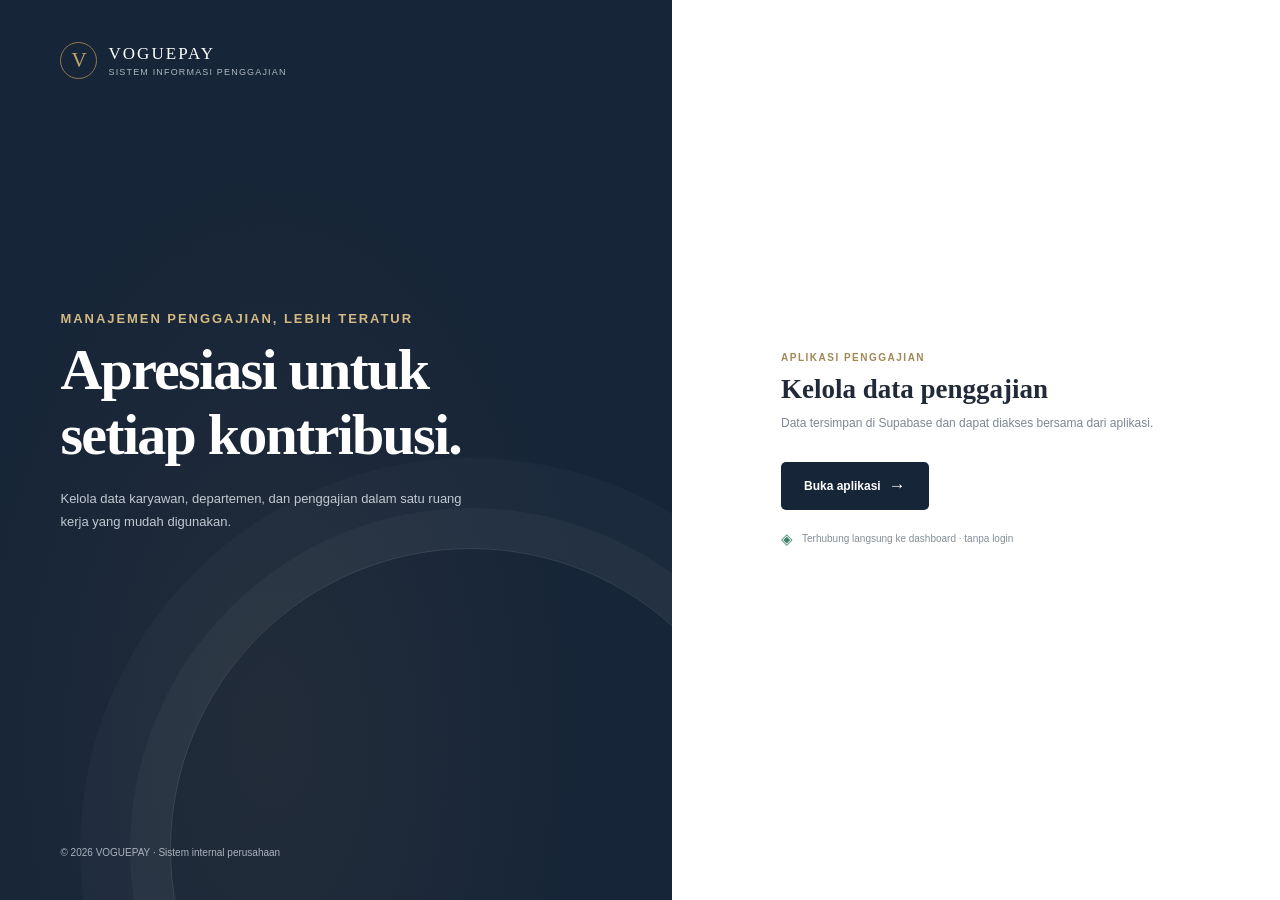
<file: frontend/index.html>
<!doctype html>
<html lang="id">
<head>
  <meta charset="utf-8">
  <meta name="viewport" content="width=device-width, initial-scale=1">
  <meta name="theme-color" content="#172538">
  <title>VOGUEPAY — Sistem Informasi Penggajian</title>
  <link rel="stylesheet" href="style.css">
</head>
<body class="home-page">
  <main class="login-page">
    <section class="login-visual">
      <div class="login-brand">
        <a class="brand" href="index.html" aria-label="VOGUEPAY halaman utama">
          <span class="brand-mark">V</span>
          <span class="brand-name">VOGUEPAY<span class="brand-caption">SISTEM INFORMASI PENGGAJIAN</span></span>
        </a>
      </div>
      <div class="login-copy">
        <p class="eyebrow">Manajemen penggajian, lebih teratur</p>
        <h1>Apresiasi untuk setiap kontribusi.</h1>
        <p>Kelola data karyawan, departemen, dan penggajian dalam satu ruang kerja yang mudah digunakan.</p>
      </div>
      <div class="login-foot">© 2026 VOGUEPAY · Sistem internal perusahaan</div>
    </section>
    <section class="login-side">
      <div class="login-form-wrap">
        <p class="eyebrow">Aplikasi penggajian</p>
        <h2>Kelola data penggajian</h2>
        <p class="login-intro">Data tersimpan di Supabase dan dapat diakses bersama dari aplikasi.</p>
        <a class="button button-primary home-cta" href="dashboard.html">Buka aplikasi <span aria-hidden="true">→</span></a>
        <div class="login-security"><span aria-hidden="true">◈</span> Terhubung langsung ke dashboard · tanpa login</div>
      </div>
    </section>
  </main>
</body>
</html>
</file>
<file: frontend/style.css>
:root {
  color-scheme: light;
  --navy: #172538;
  --navy-soft: #22354c;
  --cream: #f8f7f4;
  --white: #fff;
  --gold: #c3a46a;
  --gold-soft: #f3ecde;
  --ink: #202a38;
  --muted: #7d8793;
  --line: #e7e8e9;
  --red: #ba5c5b;
  --green: #3f8269;
  font-family: "DM Sans", Arial, sans-serif;
  color: var(--ink);
  background: var(--cream);
  font-synthesis: none;
  text-rendering: optimizeLegibility;
}

* { box-sizing: border-box; }
body { margin: 0; min-width: 320px; min-height: 100vh; background: var(--cream); }
a { color: inherit; text-decoration: none; }
button, input, select, textarea { font: inherit; }
button, a, input, select, textarea { -webkit-tap-highlight-color: transparent; }
button { cursor: pointer; }
button:disabled { cursor: wait; opacity: .7; }
[hidden] { display: none !important; }

.app-shell { min-height: 100vh; }
.sidebar {
  position: fixed; inset: 0 auto 0 0; z-index: 10; display: flex; flex-direction: column;
  width: 248px; padding: 29px 17px 20px; color: #eef0f2; background: var(--navy);
}
.brand { display: flex; align-items: center; gap: 11px; padding: 0 11px; margin-bottom: 48px; }
.brand-mark { display: grid; place-items: center; width: 37px; height: 37px; color: var(--gold); border: 1px solid #8f7950; border-radius: 50%; font-family: "Playfair Display", serif; font-size: 21px; }
.brand-name { font-family: "Playfair Display", Georgia, serif; font-size: 17px; letter-spacing: .12em; }
.brand-caption { display: block; margin-top: 3px; color: #98a2ae; font: 9px "DM Sans", sans-serif; letter-spacing: .13em; }
.nav-label { padding: 0 13px; margin: 0 0 12px; color: #8290a0; font-size: 10px; font-weight: 700; letter-spacing: .14em; text-transform: uppercase; }
.nav-list { display: grid; gap: 6px; }
.nav-link { display: flex; align-items: center; gap: 12px; padding: 11px 13px; border-radius: 7px; color: #c4cbd3; font-size: 13px; transition: .18s ease; }
.nav-link:hover { color: white; background: #ffffff10; }
.nav-link.active { color: #f5e7ca; background: #c3a46a24; }
.nav-icon { width: 17px; color: var(--gold); text-align: center; font-size: 16px; }
.sidebar-bottom { margin-top: auto; }
.sidebar-user { display: flex; gap: 10px; align-items: center; padding: 16px 8px; border-top: 1px solid #ffffff1c; }
.avatar { display: grid; place-items: center; flex: 0 0 34px; width: 34px; height: 34px; color: #f3e6ca; background: #ffffff18; border-radius: 50%; font-size: 13px; }
.user-name { display: block; overflow: hidden; max-width: 130px; color: white; font-size: 12px; text-overflow: ellipsis; white-space: nowrap; }
.user-role { display: block; margin-top: 3px; color: #9ca7b3; font-size: 10px; }
.logout-button { display: block; width: 100%; padding: 10px 12px; color: #d6dbe0; border: 1px solid #ffffff20; border-radius: 6px; background: transparent; text-align: left; font-size: 12px; }
.logout-button:hover { color: white; background: #ffffff0c; }

.main { min-height: 100vh; margin-left: 248px; }
.topbar { display: flex; align-items: center; justify-content: space-between; min-height: 78px; padding: 0 42px; border-bottom: 1px solid var(--line); background: #fff; }
.breadcrumb { color: var(--muted); font-size: 12px; }
.breadcrumb strong { color: var(--ink); font-weight: 600; }
.topbar-right { display: flex; align-items: center; gap: 12px; color: var(--muted); font-size: 12px; }
.online-dot { width: 7px; height: 7px; border-radius: 50%; background: #72a78d; }
.content { max-width: 1420px; padding: 36px 42px 54px; margin: auto; }
.page-heading { display: flex; align-items: flex-end; justify-content: space-between; gap: 20px; margin-bottom: 28px; }
.eyebrow { margin: 0 0 7px; color: #a08857; font-size: 10px; font-weight: 700; letter-spacing: .15em; text-transform: uppercase; }
h1, h2, p { margin-top: 0; }
h1 { margin-bottom: 7px; font-family: "Playfair Display", Georgia, serif; font-size: clamp(27px, 3vw, 34px); font-weight: 600; letter-spacing: -.03em; }
.page-heading > div > p { margin: 0; color: var(--muted); font-size: 13px; }
h2 { margin-bottom: 6px; font-family: "Playfair Display", Georgia, serif; font-size: 20px; font-weight: 600; }
.button { display: inline-flex; align-items: center; justify-content: center; gap: 8px; min-height: 41px; padding: 0 17px; border: 1px solid transparent; border-radius: 5px; font-size: 12px; font-weight: 600; transition: .18s ease; }
.button-primary { color: #fff; background: var(--navy); }
.button-primary:hover { background: var(--navy-soft); transform: translateY(-1px); }
.button-secondary { color: var(--ink); border-color: var(--line); background: white; }
.button-secondary:hover { border-color: var(--gold); }
.button-danger { color: var(--red); border-color: #e8caca; background: #fff8f7; }
.button-danger:hover { background: #f9eae8; }
.button-gold { color: white; background: #ae915c; }

.stats-grid { display: grid; grid-template-columns: repeat(3, minmax(0, 1fr)); gap: 17px; margin-bottom: 23px; }
.stat-card { display: flex; align-items: flex-start; gap: 15px; min-height: 139px; padding: 24px 21px; border: 1px solid var(--line); border-radius: 7px; background: white; box-shadow: 0 5px 20px #17253805; }
.stat-icon { display: grid; place-items: center; flex: 0 0 43px; width: 43px; height: 43px; color: var(--navy); border-radius: 7px; background: #edf1f5; font-size: 21px; }
.stat-icon.gold { color: #997c47; background: var(--gold-soft); font-size: 14px; font-weight: 700; }
.stat-card p { margin: 2px 0 7px; color: var(--muted); font-size: 11px; }
.stat-card strong { display: block; font-family: "Playfair Display", Georgia, serif; font-size: 24px; font-weight: 600; }
.stat-card small { display: block; margin-top: 6px; color: #9ba2a9; font-size: 10px; }
.panel, .form-card { padding: 25px; border: 1px solid var(--line); border-radius: 7px; background: white; box-shadow: 0 5px 20px #17253805; }
.panel-heading { display: flex; align-items: center; justify-content: space-between; gap: 20px; margin-bottom: 20px; }
.panel-heading p { margin-bottom: 0; color: var(--muted); font-size: 11px; }
.text-link { color: #927749; font-size: 11px; font-weight: 600; }
.text-link span { margin-left: 4px; }
.table-wrap { overflow: auto; width: 100%; }
table { width: 100%; border-collapse: collapse; text-align: left; white-space: nowrap; }
th { padding: 12px 13px; color: #89919a; border-bottom: 1px solid var(--line); font-size: 9px; font-weight: 700; letter-spacing: .1em; text-transform: uppercase; }
td { padding: 14px 13px; border-bottom: 1px solid #eef0f1; color: #535e6a; font-size: 11px; }
tbody tr:last-child td { border-bottom: 0; }
tbody tr:hover { background: #fcfbf8; }
td strong { color: var(--ink); font-size: 11px; font-weight: 600; }
.sub-cell { display: block; margin-top: 4px; color: #929aa2; font-size: 10px; }
.amount { font-variant-numeric: tabular-nums; }
.total-amount { color: #927749; font-weight: 700; }
.actions { text-align: right; }
.icon-button { display: inline-grid; place-items: center; width: 29px; height: 29px; margin-left: 4px; color: #657180; border: 1px solid var(--line); border-radius: 4px; background: white; font-size: 14px; }
.icon-button:hover { border-color: var(--gold); color: var(--navy); }
.icon-button.danger { color: var(--red); }
.icon-button.danger:hover { border-color: #e8caca; background: #fff4f2; }
.print-slip-button { min-height: 29px; padding: 0 9px; margin-left: 4px; font-size: 10px; white-space: nowrap; }
.toolbar { display: flex; align-items: center; justify-content: space-between; gap: 14px; margin-bottom: 17px; }
.search-wrap { position: relative; width: min(100%, 320px); }
.search-wrap span { position: absolute; top: 10px; left: 12px; color: #9099a2; font-size: 15px; }
.search-wrap input { padding-left: 35px; }
.toolbar select, .search-wrap input { min-height: 39px; }
input, select, textarea { width: 100%; padding: 10px 12px; color: var(--ink); border: 1px solid #dfe2e4; border-radius: 5px; outline: none; background: white; font-size: 12px; }
input:focus, select:focus, textarea:focus { border-color: #b49a69; box-shadow: 0 0 0 3px #c3a46a1b; }
textarea { min-height: 100px; resize: vertical; }
input::placeholder, textarea::placeholder { color: #a5abb1; }
.form-layout { display: grid; grid-template-columns: minmax(0, 1fr) 285px; align-items: start; gap: 20px; }
.form-card { padding: 27px; }
.form-card > p { margin-bottom: 23px; color: var(--muted); font-size: 11px; }
.form-grid { display: grid; grid-template-columns: repeat(2, minmax(0, 1fr)); gap: 17px 16px; }
.field { display: grid; align-content: start; gap: 7px; }
.field.full { grid-column: 1 / -1; }
.field label { color: #525d69; font-size: 11px; font-weight: 600; }
.required { color: #b45c53; }
.field-hint { color: #929aa2; font-size: 10px; line-height: 1.5; }
.form-actions { display: flex; justify-content: flex-end; gap: 9px; padding-top: 22px; margin-top: 22px; border-top: 1px solid var(--line); }
.aside-note { padding: 19px; border: 1px solid #e9e1d2; border-radius: 7px; background: #fbf8f2; }
.aside-note h3 { margin: 0 0 9px; color: #705d39; font-family: "Playfair Display", Georgia, serif; font-size: 15px; }
.aside-note p, .aside-note li { color: #817968; font-size: 11px; line-height: 1.65; }
.aside-note ul { padding-left: 17px; margin: 8px 0 0; }
.empty-state { padding: 26px 15px; margin: 0; color: var(--muted); text-align: center; font-size: 12px; }
.error-cell { color: var(--red); white-space: normal; }
.loading { display: flex; align-items: center; justify-content: center; gap: 10px; min-height: 74px; color: var(--muted); font-size: 12px; }
.spinner { width: 15px; height: 15px; border: 2px solid #e5dfd3; border-top-color: var(--gold); border-radius: 50%; animation: spin .7s linear infinite; }
@keyframes spin { to { transform: rotate(360deg); } }
.toast-container { position: fixed; top: 18px; right: 20px; z-index: 50; display: grid; gap: 8px; width: min(360px, calc(100vw - 32px)); }
.toast { padding: 13px 15px; color: white; border-radius: 5px; background: var(--green); box-shadow: 0 8px 24px #17253827; font-size: 12px; animation: toast-in .2s ease-out; }
.toast-error { background: #a94d4c; }
@keyframes toast-in { from { opacity: 0; transform: translateY(-7px); } }
.menu-toggle { display: none; width: 35px; height: 35px; color: var(--ink); border: 1px solid var(--line); border-radius: 5px; background: white; }

.login-page { display: grid; min-height: 100vh; grid-template-columns: minmax(0, 1.05fr) minmax(400px, .95fr); background: white; }
.login-visual { position: relative; display: flex; flex-direction: column; justify-content: space-between; min-height: 100vh; padding: 42px 9%; overflow: hidden; color: white; background: linear-gradient(150deg, #172538ed, #172538df), radial-gradient(ellipse at 40% 80%, #806842 0, transparent 55%), var(--navy); }
.login-visual:after { position: absolute; right: -100px; bottom: -250px; width: 600px; height: 600px; border: 1px solid #ffffff20; border-radius: 50%; content: ""; box-shadow: 0 0 0 40px #ffffff08, 0 0 0 90px #ffffff06; }
.login-brand { position: relative; z-index: 1; }
.login-brand .brand { padding: 0; margin: 0; }
.login-brand .brand-caption { color: #aeb8c0; }
.login-copy { position: relative; z-index: 1; max-width: 530px; padding-bottom: 8vh; }
.login-copy .eyebrow { color: #d3b982; }
.login-copy h1 { max-width: 500px; margin-bottom: 19px; font-size: clamp(38px, 5vw, 58px); line-height: 1.12; }
.login-copy p { max-width: 410px; color: #c2c9d0; font-size: 13px; line-height: 1.8; }
.login-foot { position: relative; z-index: 1; color: #abb4be; font-size: 10px; }
.login-side { display: grid; place-items: center; padding: 45px 30px; }
.login-form-wrap { width: min(100%, 390px); }
.login-form-wrap .eyebrow { margin-bottom: 11px; }
.login-form-wrap h2 { margin-bottom: 9px; font-size: 27px; }
.login-intro { margin-bottom: 28px; color: var(--muted); font-size: 12px; line-height: 1.6; }
.login-form { display: grid; gap: 17px; }
.login-form .button { width: 100%; margin-top: 6px; }
.login-security { display: flex; gap: 9px; align-items: center; margin-top: 20px; color: #858e98; font-size: 10px; }
.login-security span { color: var(--green); font-size: 15px; }
.home-redirect { padding: 30px; text-align: center; }
.home-cta { min-height: 48px; padding: 0 22px; }
.home-cta span { font-size: 17px; }

@media (max-width: 1050px) {
  .sidebar { width: 220px; }
  .main { margin-left: 220px; }
  .topbar { padding: 0 28px; }
  .content { padding: 30px 28px 45px; }
  .stats-grid { gap: 12px; }
  .stat-card { gap: 10px; padding: 20px 15px; }
  .form-layout { grid-template-columns: minmax(0, 1fr) 230px; }
}
@media (max-width: 760px) {
  .sidebar { width: 248px; transform: translateX(-100%); transition: transform .2s ease; box-shadow: 12px 0 30px #17253820; }
  .sidebar.sidebar-open { transform: translateX(0); }
  .main { margin-left: 0; }
  .topbar { min-height: 66px; padding: 0 17px; }
  .menu-toggle { display: inline-grid; place-items: center; }
  .breadcrumb { margin-right: auto; margin-left: 12px; }
  .topbar-right { gap: 7px; font-size: 10px; }
  .content { padding: 27px 17px 38px; }
  .page-heading { align-items: flex-start; margin-bottom: 21px; }
  .page-heading .button { min-height: 38px; padding: 0 11px; white-space: nowrap; }
  .stats-grid { grid-template-columns: 1fr; gap: 10px; }
  .stat-card { min-height: unset; padding: 16px; }
  .stat-card strong { font-size: 22px; }
  .panel, .form-card { padding: 18px 15px; }
  .form-layout { grid-template-columns: 1fr; }
  .form-grid { grid-template-columns: 1fr; }
  .field.full { grid-column: auto; }
  .toolbar { align-items: stretch; flex-direction: column; }
  .search-wrap { width: 100%; }
  .toolbar select { max-width: 100%; }
  .login-page { grid-template-columns: 1fr; }
  .login-visual { display: none; }
  .login-side { min-height: 100vh; padding: 32px 22px; }
  .home-page .login-page { grid-template-columns: 1fr; }
  .home-page .login-visual { display: flex; min-height: 48vh; padding: 25px 8%; }
  .home-page .login-copy { padding: 28px 0 12px; }
  .home-page .login-copy h1 { font-size: clamp(34px, 9vw, 48px); }
  .home-page .login-side { min-height: 52vh; padding: 32px 22px; }
}
@media (max-width: 420px) {
  .topbar-right .online-dot, .topbar-right .role-label { display: none; }
  .page-heading { gap: 10px; }
  .page-heading h1 { font-size: 27px; }
  .page-heading .button { font-size: 10px; }
  .panel-heading { align-items: flex-start; }
}
</file>
